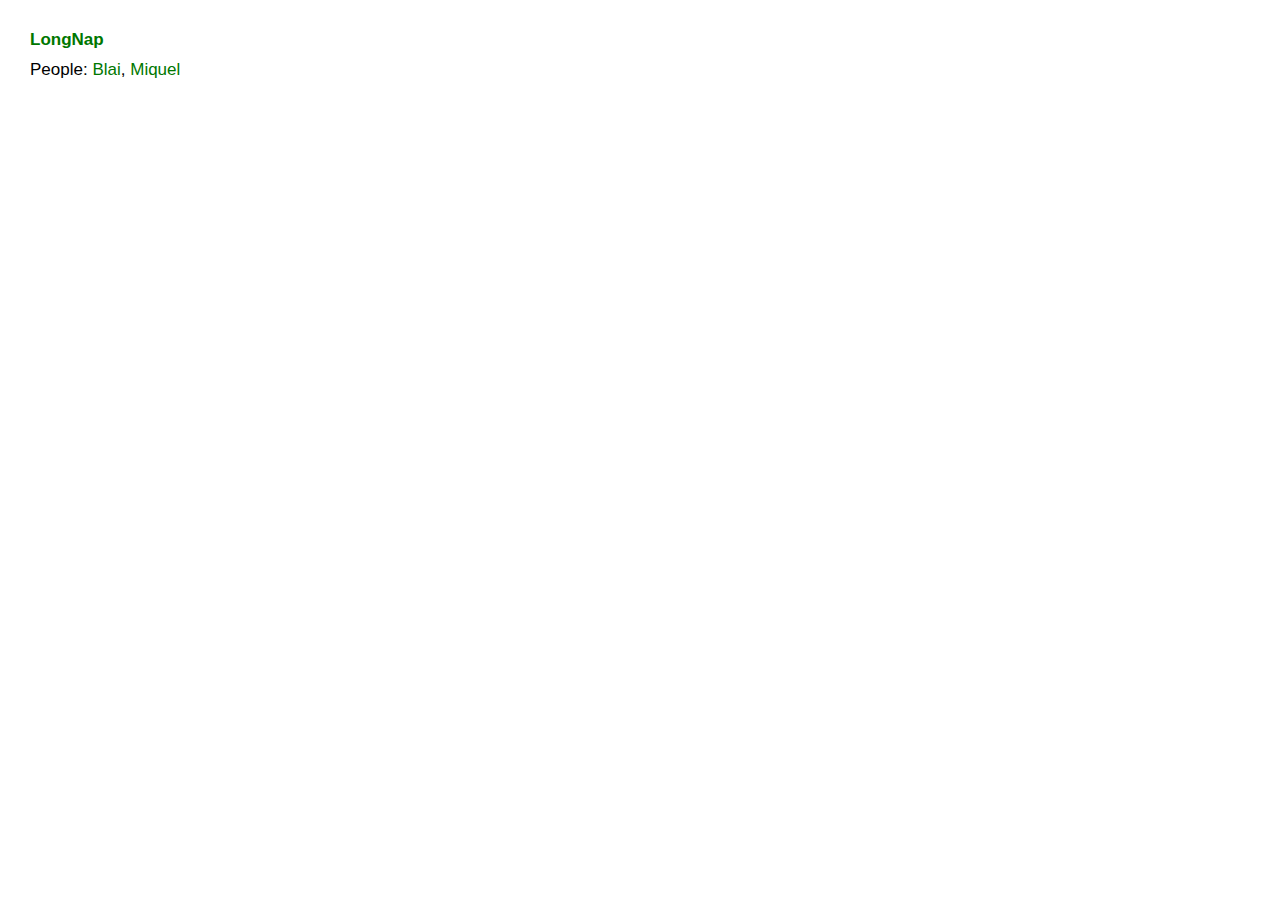
<file: docs/index.html>
<html>
<head>
<title>Longnap</title>
<meta name="viewport" content="width=device-width, initial-scale=1.0">
<style type="text/css">
<!--
body {
  font-size: 16px;
	padding: 30px 30px 30px 30px;           /* required to "hide" distance div */
	margin: 0;            /* required to "hide" distance div */
  font-family: Trebuchet MS1, Helvetica, Meiryo UI, MS UI Gothic, sans-serif;

}

h1, h2, h3, body {
  font-size: 17px;
}

h1 {
  margin: 0;
  padding 0;
}

h2 {
  font-weight: normal;
  display: inline;
}

ul {
  margin: 0;
  padding: 0;
  padding-top:10px;
}

ul li {
  list-style: none;
  padding: 0px 0px 0px 0px;
  margin 0px;
  display: inline;
}

a {
  text-decoration:none;
  color: #070;
}

a:hover {
  color: #666;
}
-->
</style>

</head>
<body>

  <h1><a href="/">LongNap</a></h1>

  <ul>
    <li><h2>People</h2>:</li>
    <li><a href="./blai/">Blai</a></li>,
    <li><a href="./miquel/">Miquel</a></li>
  </ul>

</body>
</html>
</file>
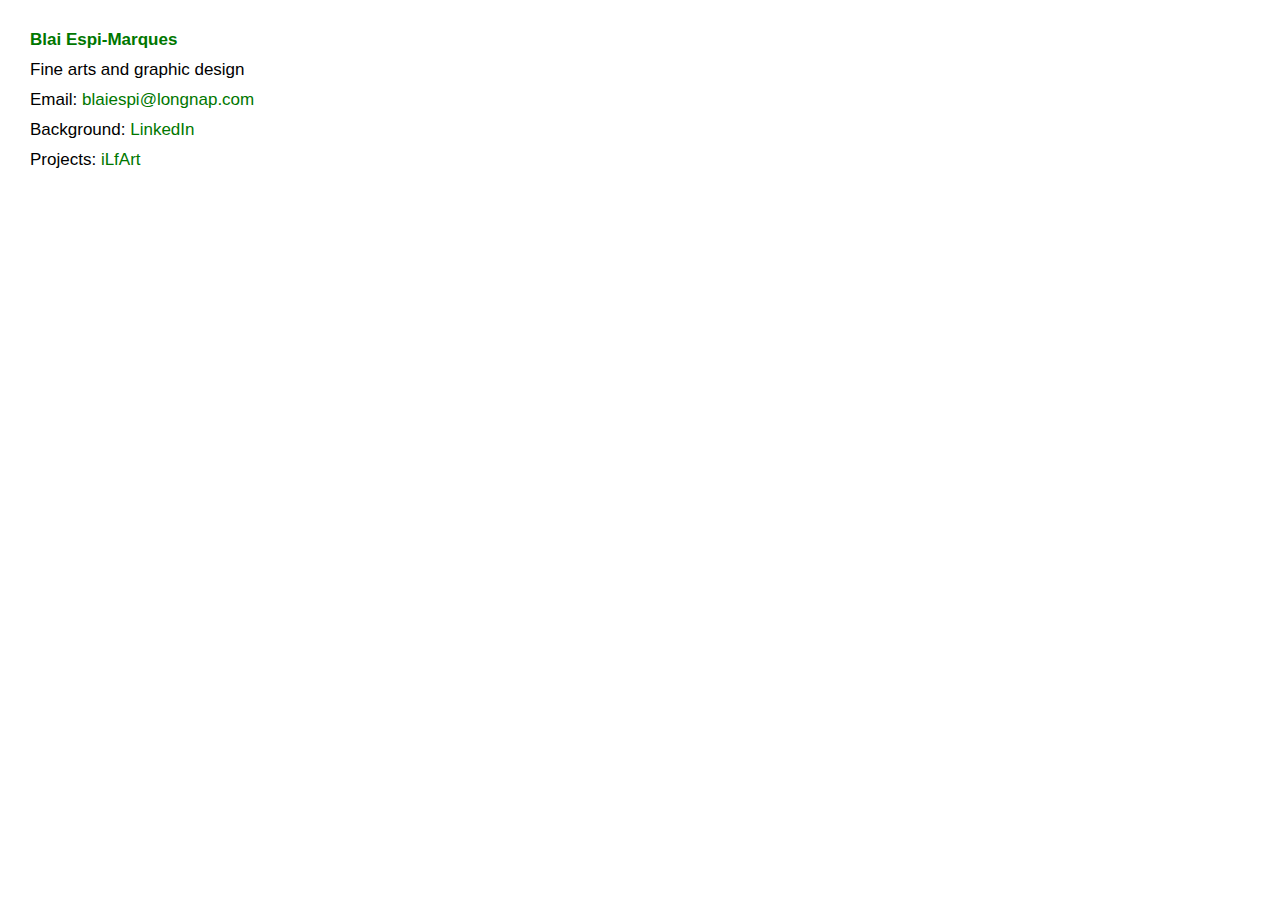
<file: docs/blai/index.html>
<html>
<head>
<title>Longnap</title>
<meta name="viewport" content="width=device-width, initial-scale=1.0">
<style type="text/css">
<!--
body {
  font-size: 16px;
	padding: 30px 30px 30px 30px;           /* required to "hide" distance div */
	margin: 0;            /* required to "hide" distance div */
  font-family: Trebuchet MS1, Helvetica, Meiryo UI, MS UI Gothic, sans-serif;

}

h1, h2, h3, body {
  font-size: 17px;
}

h1 {
  margin: 0;
  padding 0;
}

h2 {
  font-weight: normal;
  display: inline;
}

ul {
  margin: 0;
  padding: 0;
  padding-top:10px;
}

ul li {
  list-style: none;
  padding: 0px 0px 0px 0px;
  margin 0px;
  display: inline;
}

a {
  text-decoration:none;
  color: #070;
}

a:hover {
  color: #666;
}
-->
</style>

</head>
<body>

  <h1><a href="./">Blai Espi-Marques</a></h1>
  <ul>
    <li>Fine arts and graphic design</li>
  </ul>
  <ul>
    <li><h2>Email</h2>:</li>
    <li><a href="mailto:blaiespi@longnap.com">blaiespi@longnap.com</a></li>
  </ul>
  <ul>
    <li><h2>Background</h2>:</li>
    <li><a href="https://es.linkedin.com/in/blai-espi-marques-a9061977">LinkedIn</a></li>
  </ul>
  <ul>
    <li><h2>Projects</h2>:</li>
    <li><a href="https://ilfart.longnap.com">iLfArt</a></li>
  </ul>
</body>
</html>
</file>
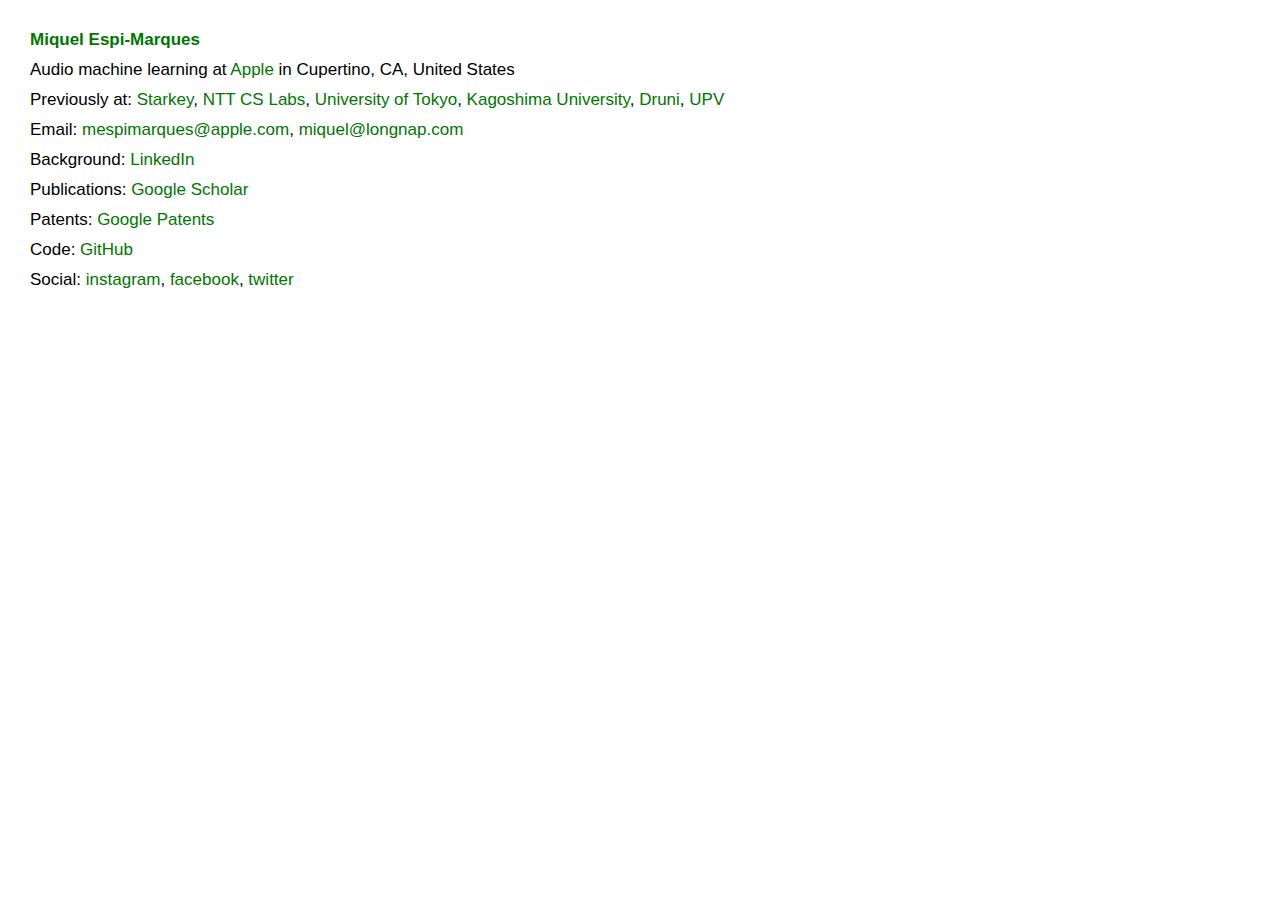
<file: docs/miquel/index.html>
<html>
<head>
<title>Longnap</title>
<meta name="viewport" content="width=device-width, initial-scale=1.0">
<style type="text/css">
<!--
body {
  font-size: 16px;
	padding: 30px 30px 30px 30px;           /* required to "hide" distance div */
	margin: 0;            /* required to "hide" distance div */
  font-family: Trebuchet MS1, Helvetica, Meiryo UI, MS UI Gothic, sans-serif;

}

h1, h2, h3, body {
  font-size: 17px;
}

h1 {
  margin: 0;
  padding 0;
}

h2 {
  font-weight: normal;
  display: inline;
}

ul {
  margin: 0;
  padding: 0;
  padding-top:10px;
}

ul li {
  list-style: none;
  padding: 0px 0px 0px 0px;
  margin 0px;
  display: inline;
}

a {
  text-decoration:none;
  color: #070;
}

a:hover {
  color: #666;
}
-->
</style>

</head>
<body>

  <h1><a href="./">Miquel Espi-Marques</a></h1>
  <ul>
    <li>Audio machine learning at <a href="http://apple.com">Apple</a> in Cupertino, CA, United States</li>
  </ul>
  <ul>
    <li>Previously at:</li>
    <li><a href="https://www.starkey.com">Starkey</a>,</li>
    <li><a href="http://www.kecl.ntt.co.jp/english/index.html">NTT CS Labs</a>,</li>
    <li><a href="https://www.u-tokyo.ac.jp/en/index.html">University of Tokyo</a>,</li>
    <li><a href="https://www.kagoshima-u.ac.jp">Kagoshima University</a>,</li>
    <li><a href="https://www.druni.es">Druni</a>,</li>
    <li><a href="https://www.upv.es/en">UPV</a></li>
  </ul>
  <ul>
    <li><h2>Email</h2>:</li>
    <li><a href="mailto:mespimarques@apple.com">mespimarques@apple.com</a>,</li>
    <li><a href="mailto:miquel@longnap.com">miquel@longnap.com</a></li>
  </ul>
  <ul>
    <li><h2>Background</h2>:</li>
    <li><a href="https://www.linkedin.com/in/miquelespi/">LinkedIn</a></li>
  </ul>
  <ul>
    <li><h2>Publications</h2>:</li>
    <li><a href="https://scholar.google.com/citations?user=4TC4RZ0AAAAJ">Google Scholar</a></li>
  </ul>
  <ul>
    <li><h2>Patents</h2>:</li>
    <li><a href="https://patents.google.com/?inventor=Miquel+Espi">Google Patents</a></li>
  </ul>
  <ul>
    <li><h2>Code</h2>:</li>
    <li><a href="https://github.com/miquelespi">GitHub</a></li>
  </ul>
  <ul>
    <li><h2>Social</h2>:</li>
    <li><a href="https://www.instagram.com/troppo">instagram</a>,</li>
    <li><a href="https://www.facebook.com/troppo">facebook</a>,</li>
    <li><a href="https://www.twitter.com/troppo">twitter</a></li>
  </ul>
</body>
</html>
</file>
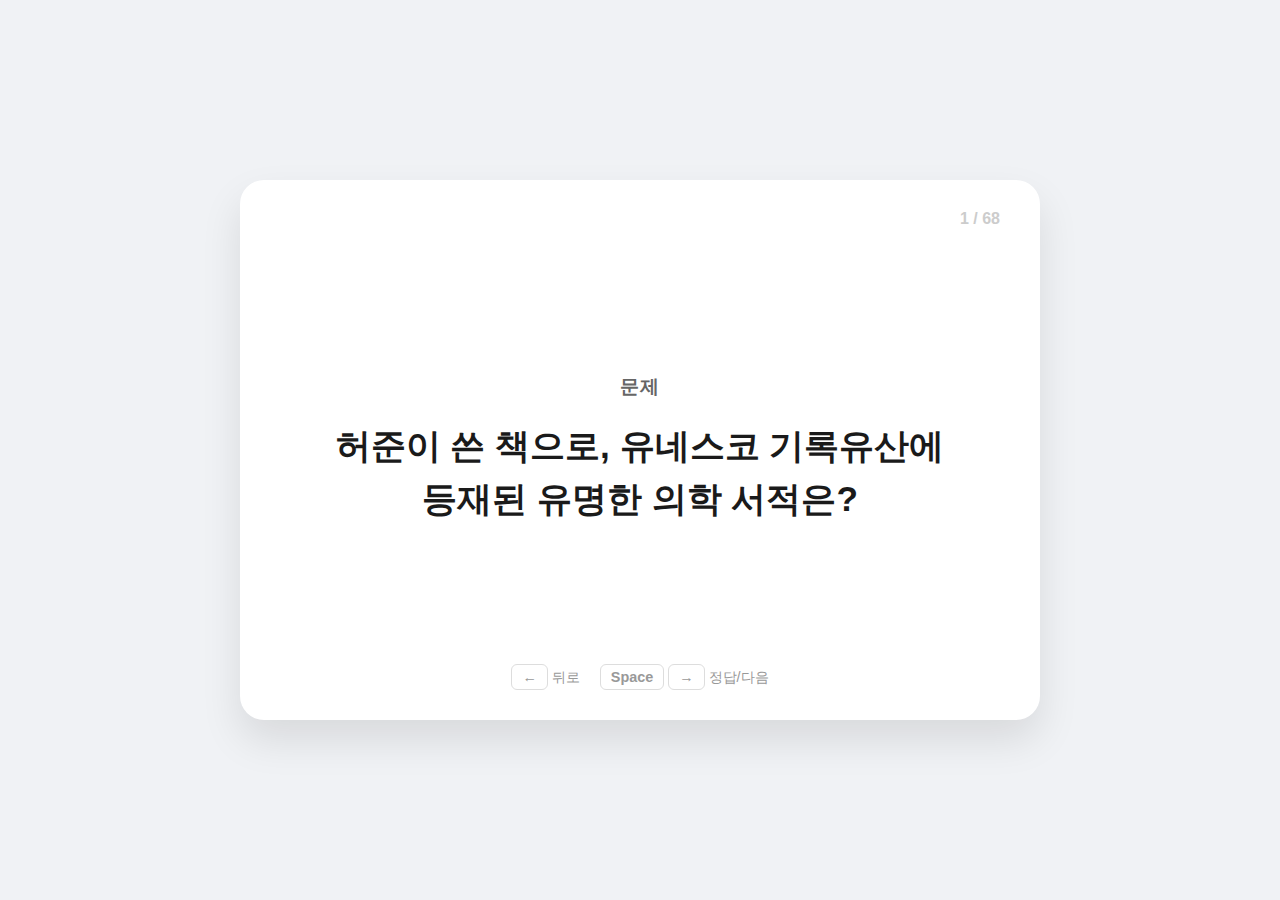
<file: docs/quizz.html>
<!DOCTYPE html>
<html lang="ko">
<head>
    <meta charset="UTF-8">
    <meta name="viewport" content="width=device-width, initial-scale=1.0">
    <title>3학년 역사퀴즈대회 (심화)</title>
    <style>
        :root {
            --bg-color: #f0f2f5;
            --card-color: #ffffff;
            --text-main: #1a1a1a;
            --text-sub: #666;
            --accent: #4a90e2;
            --answer-text: #d93025;
        }

        body {
            font-family: 'Apple SD Gothic Neo', 'Malgun Gothic', sans-serif;
            background-color: var(--bg-color);
            margin: 0;
            height: 100vh;
            display: flex;
            justify-content: center;
            align-items: center;
            overflow: hidden;
            user-select: none;
        }

        #quiz-container {
            width: 80%;
            max-width: 800px;
            height: 60vh;
            perspective: 1000px;
        }

        #card {
            width: 100%;
            height: 100%;
            background: var(--card-color);
            border-radius: 24px;
            box-shadow: 0 20px 40px rgba(0,0,0,0.1);
            display: flex;
            flex-direction: column;
            justify-content: center;
            align-items: center;
            padding: 40px;
            box-sizing: border-box;
            text-align: center;
            transition: all 0.3s ease;
            position: relative;
        }

        #label {
            font-size: 1.2rem;
            font-weight: 700;
            color: var(--text-sub);
            margin-bottom: 20px;
            text-transform: uppercase;
            letter-spacing: 1px;
        }

        #content {
            font-size: 2.2rem;
            font-weight: 800;
            line-height: 1.5;
            color: var(--text-main);
            word-break: keep-all;
            max-width: 90%;
        }

        #answer-context {
            margin-top: 20px;
            font-size: 1.1rem;
            color: var(--text-sub);
            display: none;
        }

        .answer-mode #content {
            color: var(--answer-text);
            font-size: 2.8rem;
        }

        .answer-mode #label {
            color: var(--answer-text);
        }

        .answer-mode #answer-context {
            display: block;
        }

        #progress {
            position: absolute;
            top: 30px;
            right: 40px;
            font-size: 1rem;
            color: #ccc;
            font-weight: bold;
        }

        #help {
            position: absolute;
            bottom: 30px;
            color: #999;
            font-size: 0.9rem;
            display: flex;
            gap: 20px;
        }

        .key-hint {
            display: inline-block;
            border: 1px solid #ddd;
            border-radius: 6px;
            padding: 4px 10px;
            font-weight: bold;
            background: #fff;
        }

        /* Mobile adjustments */
        @media (max-width: 768px) {
            #content { font-size: 1.6rem; }
            .answer-mode #content { font-size: 2rem; }
            #quiz-container { width: 90%; height: 50vh; }
        }
    </style>
</head>
<body>

    <div id="quiz-container">
        <div id="card">
            <div id="progress"></div>
            <div id="label">문제</div>
            <div id="content">Loading...</div>
            <div id="answer-context"></div>

            <div id="help">
                <div><span class="key-hint">←</span> 뒤로</div>
                <div><span class="key-hint">Space</span> <span class="key-hint">→</span> 정답/다음</div>
            </div>
        </div>
    </div>

    <script>
        // Data: Questions elaborated for clarity/grade level, Answers exact from image.
        const quizData = [
            { q: "설날에 친척이나 이웃 어른들께 '새해 복 많이 받으세요'라며 올리는 큰 절은?", a: "세배" },
            { q: "설날에 서로의 행복을 빌어주며 나누는 좋은 인사말을 무엇이라고 하나요?", a: "덕담" },
            { q: "8월 15일 추석을 부르는 다른 말로, '크다'와 '가운데'라는 뜻이 합쳐진 말은?", a: "한가위" },
            { q: "설날이나 추석 아침에 조상님께 감사의 마음으로 올리는 제사는?", a: "차례" },
            { q: "2026년은 12띠 동물 중 어떤 동물의 해인가요?", a: "말" },
            { q: "아기가 태어난 지 1년이 되는 돌잔치에서, 물건을 잡아 미래를 점치는 풍습은?", a: "돌잡이" },
            { q: "추석에 멥쌀 반죽에 깨, 콩 등을 넣고 반달 모양으로 빚어 찌는 떡은?", a: "송편" },
            { q: "배추나 무를 소금에 절인 뒤 고춧가루 양념을 더해 발효시킨 한국의 전통 음식은?", a: "김치" },
            { q: "산이나 들에서 캔 풀이나 나뭇잎을 삶거나 볶아서 만든 반찬은?", a: "나물" },
            { q: "추석 날 밤, 보름달 아래에서 손을 잡고 둥글게 원을 그리며 춤추는 놀이는?", a: "강강술래" },
            { q: "윷놀이의 도, 개, 걸, 윷, 모는 각각 동물을 뜻합니다. 다섯 동물의 이름을 순서대로 말해보세요.", a: "돼지, 개, 양, 소, 말" },
            { q: "사물놀이에서 사용하는 네 가지 악기는 꽹과리, 징, 장구, 그리고 무엇인가요?", a: "북" },
            { q: "긴 널빤지 양쪽 끝에 서서 번갈아 뛰어오르며 즐기는 전통 놀이는?", a: "널뛰기" },
            { q: "옛 선비들이 좋아했던 네 가지 식물(매화, 난초, 국화, 대나무)을 통틀어 무엇이라 하나요?", a: "매(매화), 난(난초), 국(국화), 죽(대나무)" },
            { q: "보존 능력이 뛰어나며 닥나무로 만드는 한국의 전통 종이 이름은?", a: "한지" },
            { q: "선비가 늘 곁에 두는 네 가지 친구인 종이, 붓, 먹, 벼루를 무엇이라 하나요?", a: "종이, 붓, 먹, 벼루" },
            { q: "조선시대 서민들의 삶을 재미있게 표현했던 대표적인 풍속화가 두 명은?", a: "김홍도, 신윤복" },
            { q: "세종대왕이 '백성을 가르치는 바른 소리'라는 뜻으로 만든 우리 글자는?", a: "훈민정음" },
            { q: "세종대왕이 한글을 만들어 세상에 널리 알린 날을 기념하는 국경일(10월 9일)은?", a: "10월 9일" },
            { q: "한복 저고리 고름이나 치마 허리에 차는 여성들의 전통 장신구 이름은?", a: "노리개" },
            { q: "조선시대 성인 남자가 외출할 때 쓰던, 챙이 넓은 검은색 모자는?", a: "갓" },
            { q: "아궁이에 불을 때서 방바닥을 따뜻하게 데우는 우리나라 고유의 난방 시설은?", a: "온돌" },
            { q: "볏짚으로 지붕을 덮어 만든 우리나라의 전통 집은?", a: "초가집" },
            { q: "신라 천 년의 역사를 간직하고 있어 '도시 전체가 박물관'이라 불리는 도시는?", a: "경주" },
            { q: "해인사에 보관되어 있으며 유네스코 세계기록유산인 불교 경전 목판은?", a: "해인사 대장경판; 팔만대장경" },
            { q: "허준이 쓴 책으로, 유네스코 기록유산에 등재된 유명한 의학 서적은?", a: "동의보감" },
            { q: "한양 도성의 남쪽 문으로, 국보 제1호인 '숭례문'을 부르는 다른 이름은?", a: "남대문" },
            { q: "대한민국 가장 동쪽 끝에 위치한 섬의 이름은?", a: "독도" },
            { q: "대한민국의 수도는 어디인가요?", a: "서울" },
            { q: "아버지의 형의 딸(사촌 누나/여동생)과 나는 몇 촌인가요?", a: "4촌" },
            { q: "한국의 대표적인 민요로, 한민족의 기쁨과 슬픔이 담겨 있는 노래는?", a: "아리랑" },
            { q: "해외에서 큰 인기를 얻고 있는 한국의 대중음악을 일컫는 말은?", a: "케이팝" },
            { q: "우리나라 지폐(1,000원~50,000원)에 그려진 위인 4명의 이름은?", a: "이황, 이이, 세종대왕, 신사임당" },
            { q: "태극기 네 모서리에 있는 4괘(건곤감리)는 각각 자연의 무엇을 상징하나요?", a: "하늘, 땅, 물, 불" },
            { q: "애국가 1절과 2절 가사에 나오는 산과 나무의 이름은?", a: "동해, 백두산, 남산, 소나무" },
            { q: "2024년 한국인 최초로 노벨문학상을 받은 작가의 이름은?", a: "한강" },
            { q: "유네스코에서 문맹 퇴치에 힘쓴 사람에게 주는 상의 이름은?", a: "세종대왕문해상" },
            { q: "우리나라에서 올림픽이 열렸던 두 번의 연도와 도시는?", a: "1988서울, 2018평창" },
            { q: "최초의 국가 고조선이 세워진 날을 기념하는 국경일은?", a: "개천절 10월 3일" },
            { q: "단군신화에서 쑥과 마늘을 먹고 사람이 된 동물은?", a: "곰" },
            { q: "고조선의 건국 이념으로 '널리 인간을 이롭게 한다'는 뜻은?", a: "홍익인간" },
            { q: "우리나라 역사에서 삼국시대의 세 나라는 어디 어디 인가요?", a: "고구려, 백제, 신라" },
            { q: "동양에서 가장 오래된 천문대로, 신라 선덕여왕 때 만든 것은?", a: "첨성대, 신라" },
            { q: "고구려, 백제, 신라 세 나라를 하나로 통일한 나라는?", a: "신라" },
            { q: "한국의 영어 이름 'KOREA'의 유래가 된 나라의 이름은?", a: "고려" },
            { q: "세계에서 가장 오래된 금속활자로 인쇄된 책의 이름은?", a: "직지심체요절" },
            { q: "세종대왕 때 장영실이 발명한 것으로, 비의 양을 측정하는 기구를 만든 사람은?", a: "장영실" },
            { q: "임진왜란 때 거북 모양의 배(거북선)를 만들어 일본군을 물리친 장군은?", a: "이순신" },
            { q: "5만원권 지폐의 주인공이자 율곡 이이의 어머니인 조선시대 화가는?", a: "신사임당" },
            { q: "조선시대 암행어사가 신분을 증명하기 위해 가지고 다녔던 패는?", a: "암행어사" }, /* Note: Following image row 50 text context/answer */
            { q: "1903년 한국인이 처음으로 미국 하와이에 도착한 날을 기념하는 날은?", a: "미주 한인의 날" },
            { q: "1919년 3월 1일, 전국적으로 독립 만세 운동을 벌인 날을 기념하는 국경일은?", a: "삼일절" },
            { q: "안창호 선생님이 미국 샌프란시스코에서 조직한 독립운동 단체는?", a: "대한인국민회" },
            { q: "대한민국 임시정부가 처음 세워진 중국의 도시는?", a: "상하이" },
            { q: "나라가 위기에 처했을 때 스스로 일어나 싸운 의로운 병사는?", a: "의병" },
            { q: "대한민국 임시정부의 리더이며 한인애국단을 만든 독립운동가는?", a: "김구" },
            { q: "일제강점기에 우리말과 글을 지키기 위해 노력했던 단체는?", a: "조선어학회" },
            { q: "1945년 8월 15일, 우리나라가 독립을 되찾은 날은?", a: "광복절" },
            { q: "독립신문을 발행하고 한국의 독립을 도운 외국인 선교사는?", a: "호머 헐버트" },
            { q: "한국인 최초로 노벨 평화상을 받은 제15대 대통령은?", a: "김대중" },
            { q: "전통 혼례 때 신부가 머리에 쓰는 장식용 모자는?", a: "족두리" },
            { q: "김치나 된장처럼 미생물에 의해 유익하게 변하는 현상은?", a: "발효" },
            { q: "생강과 계피를 끓인 물에 곶감을 띄워 먹는 겨울철 전통 음료는?", a: "수정과" },
            { q: "방을 따뜻하게 데우고 밥을 짓기 위해 불을 때는 부엌의 시설은?", a: "아궁이" },
            { q: "신라의 미소라고 불리며, 온화한 미소를 띤 기와 장식의 이름은?", a: "경주 얼굴무늬 수막새" },
            { q: "소리꾼이 고수의 북장단에 맞춰 긴 이야기를 노래로 부르는 것은?", a: "판소리" },
            { q: "김홍도가 그린 그림으로, 훈장님 앞에서 훌쩍이는 아이가 나오는 그림 제목은?", a: "서당" },
            { q: "정월대보름 아침에 깨물어 먹으면 부스럼이 생기지 않는다는 견과류는?", a: "부럼" }
        ];

        let shuffledList = [];
        let currentIndex = 0;
        let isShowingAnswer = false;

        function shuffle(array) {
            let currentIndex = array.length, randomIndex;
            while (currentIndex != 0) {
                randomIndex = Math.floor(Math.random() * currentIndex);
                currentIndex--;
                [array[currentIndex], array[randomIndex]] = [array[randomIndex], array[currentIndex]];
            }
            return array;
        }

        function initQuiz() {
            shuffledList = shuffle([...quizData]);
            currentIndex = 0;
            isShowingAnswer = false;
            updateDisplay();
        }

        function updateDisplay() {
            const card = document.getElementById('card');
            const label = document.getElementById('label');
            const content = document.getElementById('content');
            const context = document.getElementById('answer-context');
            const progress = document.getElementById('progress');

            progress.textContent = `${currentIndex + 1} / ${shuffledList.length}`;
            
            const currentItem = shuffledList[currentIndex];

            if (!isShowingAnswer) {
                // Showing Question
                document.body.className = "question-mode";
                card.classList.remove('answer-mode');
                label.textContent = "문제";
                content.textContent = currentItem.q;
                context.textContent = "";
            } else {
                // Showing Answer
                document.body.className = "answer-mode";
                card.classList.add('answer-mode');
                label.textContent = "정답";
                content.textContent = currentItem.a;
                context.textContent = `Q: ${currentItem.q}`;
            }
        }

        function goNext() {
            if (!isShowingAnswer) {
                // Question -> Answer
                isShowingAnswer = true;
            } else {
                // Answer -> Next Question
                if (currentIndex < shuffledList.length - 1) {
                    currentIndex++;
                    isShowingAnswer = false;
                } else {
                    // End of quiz, loop back to start? or reshuffle?
                    // Let's loop back to 0 with same shuffle for continuity, or prompt.
                    // Simple loop:
                    currentIndex = 0;
                    isShowingAnswer = false;
                    shuffledList = shuffle([...quizData]); // Reshuffle on completion
                }
            }
            updateDisplay();
        }

        function goBack() {
            if (isShowingAnswer) {
                // Answer -> Question
                isShowingAnswer = false;
            } else {
                // Question -> Previous Answer
                if (currentIndex > 0) {
                    currentIndex--;
                    isShowingAnswer = true;
                }
            }
            updateDisplay();
        }

        // Event Listeners
        document.addEventListener('keydown', (e) => {
            if (e.code === 'ArrowRight' || e.code === 'Space') {
                goNext();
            } else if (e.code === 'ArrowLeft') {
                goBack();
            }
        });

        // Touch Interaction
        document.getElementById('card').addEventListener('click', (e) => {
            // Divide screen: Left 30% goes back, Right 70% goes next
            const rect = e.currentTarget.getBoundingClientRect();
            const x = e.clientX - rect.left;
            
            if (x < rect.width * 0.3) {
                goBack();
            } else {
                goNext();
            }
        });

        // Init
        initQuiz();

    </script>
</body>
</html>
</file>
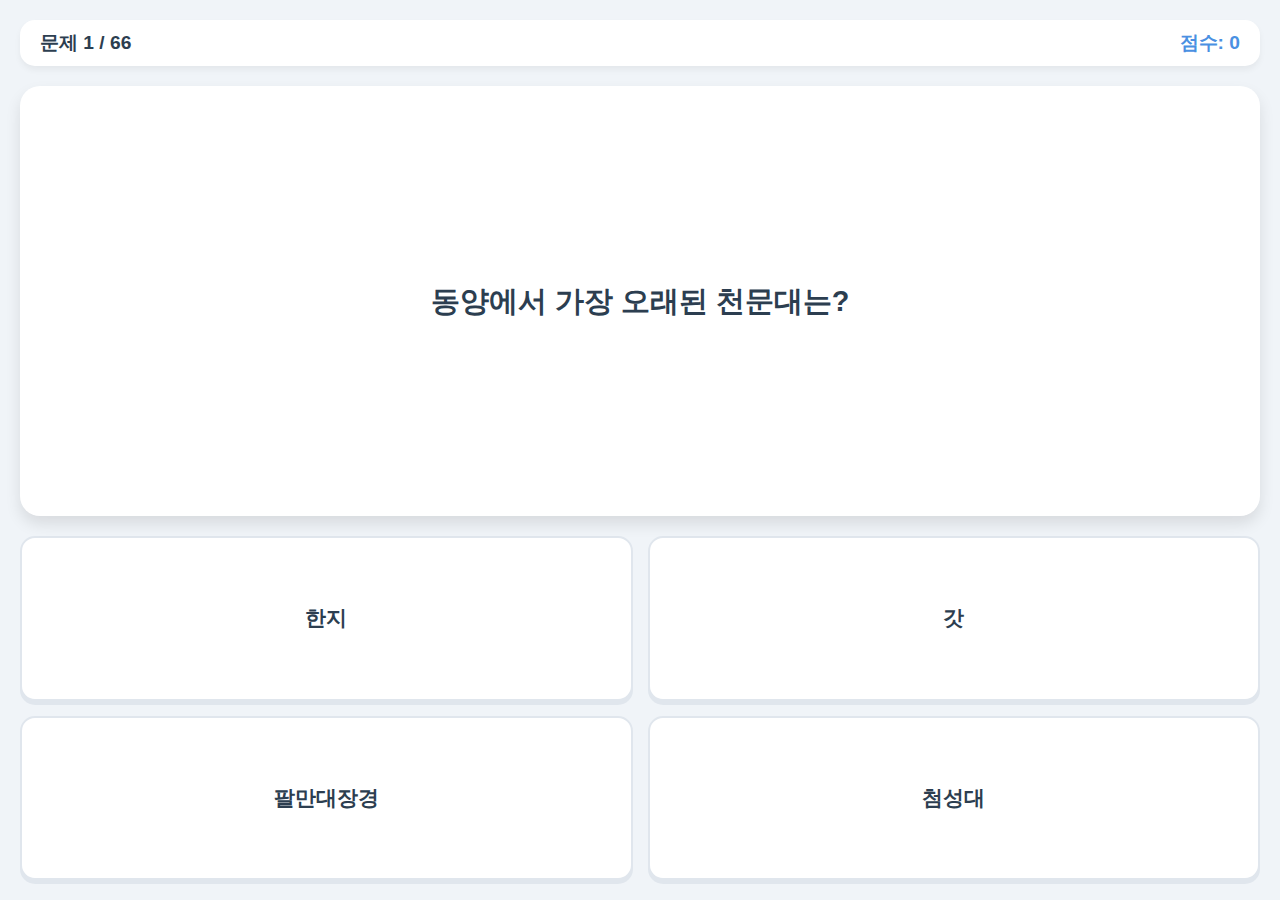
<file: docs/quizz2.html>
<!DOCTYPE html>
<html lang="ko">
<head>
    <meta charset="UTF-8">
    <meta name="viewport" content="width=device-width, initial-scale=1.0, maximum-scale=1.0, user-scalable=no">
    <meta name="apple-mobile-web-app-capable" content="yes">
    <meta name="apple-mobile-web-app-status-bar-style" content="black-translucent">
    <title>역사 퀴즈 게임</title>
    <style>
        :root {
            --primary: #4A90E2;
            --success: #2ECC71;
            --error: #E74C3C;
            --background: #F0F4F8;
            --card-bg: #FFFFFF;
            --text: #2C3E50;
        }

        body {
            font-family: 'Apple SD Gothic Neo', 'Malgun Gothic', sans-serif;
            background-color: var(--background);
            margin: 0;
            padding: 20px;
            height: 100vh;
            display: flex;
            flex-direction: column;
            box-sizing: border-box;
            user-select: none;
            -webkit-user-select: none;
            overflow: hidden;
        }

        /* Header / Score */
        header {
            display: flex;
            justify-content: space-between;
            align-items: center;
            padding: 10px 20px;
            background: white;
            border-radius: 15px;
            box-shadow: 0 4px 6px rgba(0,0,0,0.05);
            margin-bottom: 20px;
            flex-shrink: 0;
        }

        h1 {
            font-size: 1.2rem;
            margin: 0;
            color: var(--text);
        }

        #score-board {
            font-size: 1.2rem;
            font-weight: bold;
            color: var(--primary);
        }

        /* Question Area */
        #question-container {
            flex-grow: 1;
            display: flex;
            justify-content: center;
            align-items: center;
            text-align: center;
            background: white;
            border-radius: 20px;
            padding: 20px;
            margin-bottom: 20px;
            box-shadow: 0 8px 15px rgba(0,0,0,0.1);
            position: relative;
        }

        #question-text {
            font-size: 1.8rem;
            font-weight: 800;
            color: var(--text);
            line-height: 1.4;
            word-break: keep-all;
        }

        /* Options Grid */
        #options-container {
            display: grid;
            grid-template-columns: 1fr 1fr;
            gap: 15px;
            height: 40%;
            flex-shrink: 0;
        }

        .option-btn {
            background: white;
            border: 2px solid #E0E6ED;
            border-radius: 15px;
            padding: 15px;
            font-size: 1.3rem;
            font-weight: 600;
            color: var(--text);
            cursor: pointer;
            transition: all 0.2s;
            display: flex;
            justify-content: center;
            align-items: center;
            text-align: center;
            word-break: keep-all;
            box-shadow: 0 4px 0 #E0E6ED;
        }

        .option-btn:active {
            transform: translateY(4px);
            box-shadow: none;
        }

        /* Feedback Styles */
        .correct {
            background-color: var(--success) !important;
            color: white !important;
            border-color: var(--success) !important;
            box-shadow: 0 4px 0 #27ae60 !important;
            animation: pop 0.3s ease;
        }

        .wrong {
            background-color: var(--error) !important;
            color: white !important;
            border-color: var(--error) !important;
            box-shadow: 0 4px 0 #c0392b !important;
            animation: shake 0.4s ease;
        }

        /* Next Button (Overlay) */
        #next-overlay {
            position: absolute;
            top: 0;
            left: 0;
            width: 100%;
            height: 100%;
            background: rgba(255,255,255,0.8);
            display: none;
            justify-content: center;
            align-items: center;
            z-index: 100;
            border-radius: 20px;
        }

        #next-btn {
            background: var(--primary);
            color: white;
            border: none;
            padding: 15px 40px;
            font-size: 1.5rem;
            font-weight: bold;
            border-radius: 50px;
            box-shadow: 0 5px 15px rgba(74, 144, 226, 0.4);
            cursor: pointer;
            animation: pulse 1.5s infinite;
        }

        /* Animations */
        @keyframes pop {
            0% { transform: scale(1); }
            50% { transform: scale(1.1); }
            100% { transform: scale(1); }
        }

        @keyframes shake {
            0%, 100% { transform: translateX(0); }
            25% { transform: translateX(-5px); }
            75% { transform: translateX(5px); }
        }

        @keyframes pulse {
            0% { transform: scale(1); }
            50% { transform: scale(1.05); }
            100% { transform: scale(1); }
        }

        /* Mobile adjustments */
        @media (max-width: 768px) {
            #question-text { font-size: 1.4rem; }
            .option-btn { font-size: 1.1rem; padding: 10px; }
            #options-container { grid-template-columns: 1fr; height: auto; }
        }
    </style>
</head>
<body>

    <header>
        <h1 id="progress">문제 1 / 60</h1>
        <div id="score-board">점수: 0</div>
    </header>

    <div id="question-container">
        <div id="question-text">문제가 여기에 나옵니다.</div>
        <div id="next-overlay">
            <button id="next-btn">다음 문제 ▶</button>
        </div>
    </div>

    <div id="options-container">
        <button class="option-btn"></button>
        <button class="option-btn"></button>
        <button class="option-btn"></button>
        <button class="option-btn"></button>
    </div>

    <!-- Audio Elements (Simple beeps generated via AudioContext in JS is better, but using simple HTML audio for portability if files existed. Here we simulate with visual feedback only to keep it single-file.) -->

    <script>
        const quizData = [
            { q: "설날에 어른들께 올리는 큰 절은?", a: "세배" },
            { q: "설날에 주고받는 좋은 말은?", a: "덕담" },
            { q: "추석의 다른 이름 (크다+가운데)", a: "한가위" },
            { q: "명절 아침 조상에게 지내는 제사는?", a: "차례" },
            { q: "2026년은 무슨 동물의 해인가요?", a: "말" },
            { q: "돌잔치에서 물건을 잡아 미래를 점치는 것은?", a: "돌잡이" },
            { q: "추석에 먹는 반달 모양 떡은?", a: "송편" },
            { q: "배추를 소금에 절여 발효시킨 음식은?", a: "김치" },
            { q: "나물과 밥을 비벼 먹는 음식은?", a: "비빔밥" }, // Contextual fix
            { q: "추석 밤에 원을 그리며 추는 춤은?", a: "강강술래" },
            { q: "윷놀이: 도, 개, 걸, 윷, 다음은?", a: "모" }, // Contextual fix for multiple choice length
            { q: "사물놀이 악기: 꽹과리, 징, 장구, 그리고?", a: "북" },
            { q: "널빤지 위에서 뛰는 놀이는?", a: "널뛰기" },
            { q: "사군자: 매화, 난초, 국화, 그리고?", a: "대나무" }, // Shortened for button fit
            { q: "우리나라 전통 종이는?", a: "한지" },
            { q: "문방사우: 종이, 붓, 먹, 그리고?", a: "벼루" }, // Shortened
            { q: "조선시대 대표 풍속화가 김홍도와 누구?", a: "신윤복" },
            { q: "세종대왕이 만든 글자는?", a: "훈민정음" },
            { q: "한글날은 언제인가요?", a: "10월 9일" },
            { q: "한복 저고리에 차는 장신구는?", a: "노리개" },
            { q: "조선시대 남자가 쓰던 검은 모자는?", a: "갓" },
            { q: "한국의 전통 난방 방식은?", a: "온돌" },
            { q: "볏짚으로 지붕을 이은 집은?", a: "초가집" },
            { q: "신라의 수도이자 지붕 없는 박물관은?", a: "경주" },
            { q: "해인사에 보관된 불교 목판은?", a: "팔만대장경" }, // Shortened
            { q: "허준이 쓴 의학 서적은?", a: "동의보감" },
            { q: "남대문의 원래 이름은?", a: "숭례문" },
            { q: "대한민국 제일 동쪽 섬은?", a: "독도" },
            { q: "대한민국의 수도는?", a: "서울" },
            { q: "아버지의 형의 딸과 나의 촌수는?", a: "4촌" },
            { q: "한국의 대표 민요는?", a: "아리랑" },
            { q: "세계적으로 인기 있는 한국 대중음악은?", a: "케이팝" },
            { q: "5만원권에 그려진 인물은?", a: "신사임당" },
            { q: "태극기 4괘: 건, 곤, 감, 그리고?", a: "리" }, // Shortened
            { q: "애국가 1절에 나오는 산은?", a: "백두산" },
            { q: "2024년 노벨문학상을 받은 작가는?", a: "한강" },
            { q: "유네스코 문맹 퇴치상 이름은?", a: "세종대왕문해상" },
            { q: "개천절은 몇 월 며칠인가요?", a: "10월 3일" },
            { q: "단군신화에서 사람이 된 동물은?", a: "곰" },
            { q: "널리 인간을 이롭게 한다는 뜻은?", a: "홍익인간" },
            { q: "삼국시대: 고구려, 백제, 그리고?", a: "신라" },
            { q: "동양에서 가장 오래된 천문대는?", a: "첨성대" },
            { q: "삼국을 통일한 나라는?", a: "신라" },
            { q: "KOREA의 유래가 된 나라는?", a: "고려" },
            { q: "세계 최초 금속활자본은?", a: "직지심체요절" },
            { q: "비의 양을 재는 기구는?", a: "측우기" },
            { q: "거북선을 만든 사람은?", a: "이순신" },
            { q: "암행어사의 신분증은?", a: "마패" }, // Corrected for button clarity
            { q: "첫 한국인 이민 도착지는?", a: "하와이" }, // Shortened
            { q: "3.1 운동 기념 국경일은?", a: "삼일절" },
            { q: "안창호가 조직한 단체는?", a: "대한인국민회" },
            { q: "임시정부가 세워진 도시는?", a: "상하이" },
            { q: "나라를 위해 일어난 의로운 병사는?", a: "의병" },
            { q: "임시정부 리더이자 백범일지 저자는?", a: "김구" },
            { q: "한글을 지키려 한 단체는?", a: "조선어학회" },
            { q: "8월 15일 독립 기념일은?", a: "광복절" },
            { q: "독립을 도운 외국인 호머 헐버트", a: "호머 헐버트" }, // Kept as identity
            { q: "노벨평화상을 받은 대통령은?", a: "김대중" },
            { q: "혼례 때 쓰는 여자 모자는?", a: "족두리" },
            { q: "미생물로 유익하게 변하는 현상은?", a: "발효" },
            { q: "겨울철 곶감을 넣어 먹는 음료는?", a: "수정과" },
            { q: "방에 불을 때는 부엌 시설은?", a: "아궁이" },
            { q: "신라의 미소라 불리는 기와는?", a: "얼굴무늬 수막새" }, // Shortened
            { q: "북 장단에 맞춰 노래하는 것은?", a: "판소리" },
            { q: "서당 풍경을 그린 김홍도의 그림은?", a: "서당" },
            { q: "정월대보름에 깨무는 견과류는?", a: "부럼" }
        ];

        // State variables
        let currentQuestionIndex = 0;
        let score = 0;
        let shuffledQuiz = [];
        let canClick = true;

        // Elements
        const questionText = document.getElementById('question-text');
        const optionsContainer = document.getElementById('options-container');
        const optionBtns = document.querySelectorAll('.option-btn');
        const scoreBoard = document.getElementById('score-board');
        const progress = document.getElementById('progress');
        const nextOverlay = document.getElementById('next-overlay');
        const nextBtn = document.getElementById('next-btn');

        // Helper: Shuffle Array
        function shuffle(array) {
            for (let i = array.length - 1; i > 0; i--) {
                const j = Math.floor(Math.random() * (i + 1));
                [array[i], array[j]] = [array[j], array[i]];
            }
            return array;
        }

        // Helper: Get 3 wrong answers
        function getWrongAnswers(correctAnswer) {
            // Filter out the correct answer from all possible answers
            const allAnswers = quizData.map(item => item.a);
            const wrongPool = allAnswers.filter(ans => ans !== correctAnswer);
            // Shuffle and pick 3
            return shuffle(wrongPool).slice(0, 3);
        }

        // Initialize Game
        function initGame() {
            shuffledQuiz = shuffle([...quizData]);
            currentQuestionIndex = 0;
            score = 0;
            scoreBoard.innerText = `점수: ${score}`;
            loadQuestion();
        }

        // Load Question
        function loadQuestion() {
            canClick = true;
            nextOverlay.style.display = 'none';
            
            // Reset button styles
            optionBtns.forEach(btn => {
                btn.className = 'option-btn';
                btn.disabled = false;
            });

            if (currentQuestionIndex >= shuffledQuiz.length) {
                // Game Over - Restart
                alert(`게임 끝! 총 점수: ${score}점`);
                initGame();
                return;
            }

            const currentData = shuffledQuiz[currentQuestionIndex];
            
            // Update Text
            progress.innerText = `문제 ${currentQuestionIndex + 1} / ${shuffledQuiz.length}`;
            questionText.innerText = currentData.q;

            // Prepare Options (1 Correct + 3 Wrong)
            const wrongAnswers = getWrongAnswers(currentData.a);
            const options = shuffle([currentData.a, ...wrongAnswers]);

            // Assign to buttons
            optionBtns.forEach((btn, index) => {
                btn.innerText = options[index];
                
                // Click Handler
                btn.onclick = () => {
                    if (!canClick) return;
                    canClick = false; // Prevent multiple clicks

                    if (options[index] === currentData.a) {
                        // CORRECT
                        btn.classList.add('correct');
                        score += 10;
                        scoreBoard.innerText = `점수: ${score}`;
                        // Play Success Sound (Simulated via AudioContext if needed, simplified here)
                    } else {
                        // WRONG
                        btn.classList.add('wrong');
                        // Highlight the correct one
                        optionBtns.forEach(b => {
                            if (b.innerText === currentData.a) {
                                b.classList.add('correct');
                            }
                        });
                    }

                    // Show Next Button after short delay
                    setTimeout(() => {
                        nextOverlay.style.display = 'flex';
                    }, 500);
                };
            });
        }

        // Next Button Handler
        nextBtn.onclick = () => {
            currentQuestionIndex++;
            loadQuestion();
        };

        // Start
        initGame();

    </script>
</body>
</html>
</file>
